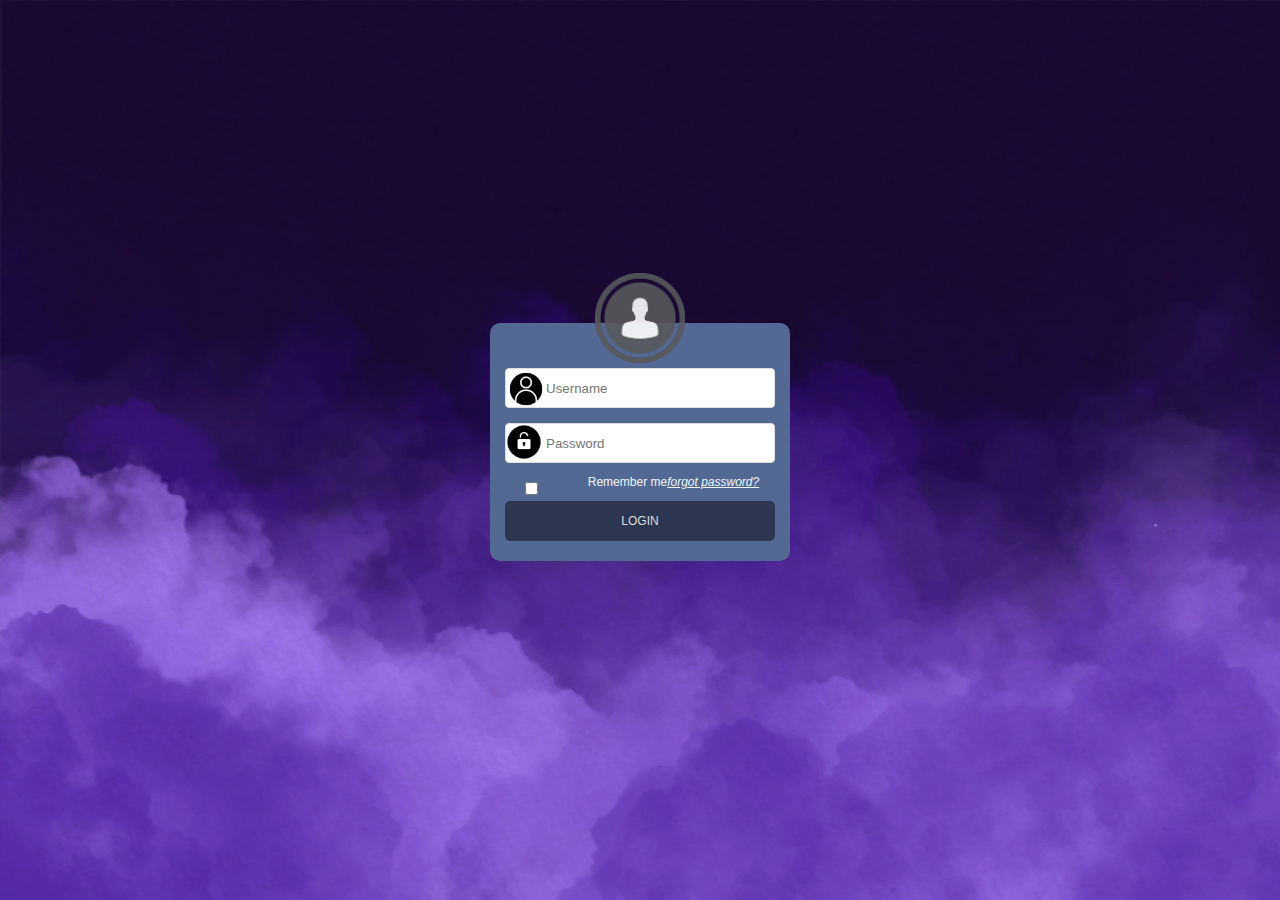
<file: Second Try/login.html>
<html>
    <head>
		<title>lavendar form</title>
		<link href="./style.css" rel="stylesheet" type="text/css" >
	</head>
    <body>
        <form>
            <div class="main">
                <img src="./images/icon1.png">
            </div>
        <div class="userpass">

                <input type="text" placeholder="Username" class="name user">
            
                <input type="password" placeholder="Password" class ="name pass">

        <div class="ref">
            <div class="rem">
                <input type="checkbox">
                <p>Remember me</p>
            </div>
        <a href="" ><i>forgot password?</i></a>
        </div>
        <button type="submit">LOGIN</button>
        </div>
        </form>  
    </body>
</html>
</file>
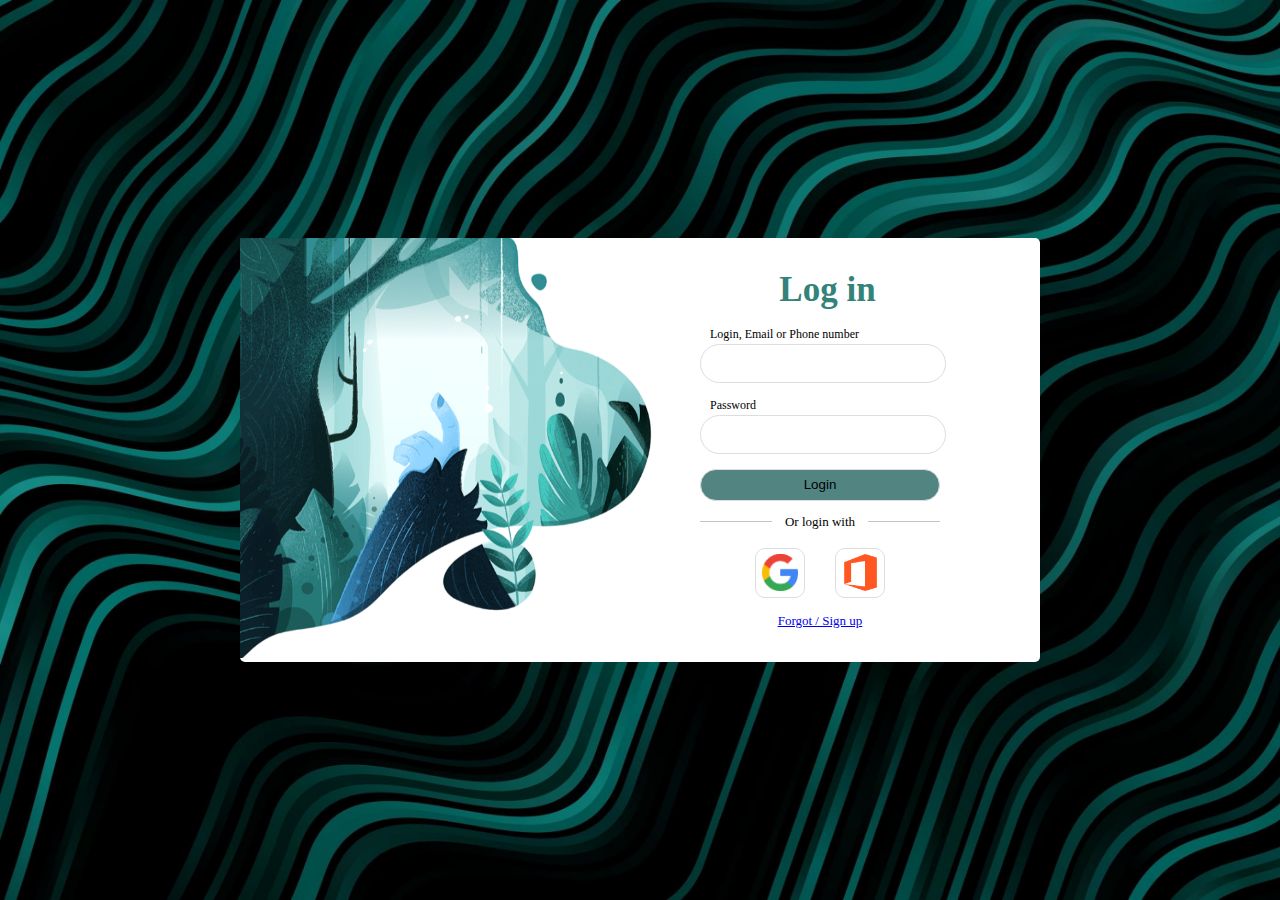
<file: Third Try/rib.html>
<!doctype html>
<html>
<head>
    <title> project by ribas</title>
    <link href="./style1.css" rel="stylesheet" type="text/css" >
</head>
<body>
 <div class="page">

    <div class="left">
     <img src="images/bg2.png">
    </div>

    <div class="right">
        <form>

        <div class="login">
            <h1>Log in</h1>
        </div>

         <div class="user">
            <p>Login, Email or Phone number</p>
            <input type="text" name="username">
         </div>

         <div class="user">
            <p>Password</p>
            <input type="password" name="password">
        </div>
        
            <button type="submit">Login</button>

        <div class="other">  
            <div></div><p>Or login with</p><div></div>
        </div>
        
        <div class="logo">
        <button><img src="images/google.png"></button>
        <button><img src="images/office.png"></button>
        </div>

        <div class="forget">
            <a href="file:///C:/Users/Mujeeb%20Rahman/Documents/form%20project/form.html">Forgot / Sign up</a>
        </div>
    </form>
    </div>
</div>
</body>
</html>
</file>
<file: Second Try/style.css>
body{
    background: url(./images/bg.jpg) no-repeat;
    background-size: cover;
    display:flex;
    justify-content: center;
    align-items: center;
    font-family: 'Poppins', sans-serif;
}

form{
    width: 300px;
    background-color: rgb(83, 105, 147);
    height: fit-content;
    border-radius: 10px;
    position: relative;
}

.userpass{
    display:flex;
    justify-content: center;
    align-items: center;
    flex-direction: column;
    margin-top: 30px;
}

.userpass input{
    margin-top: 15px;
    border-radius: 4px;
    border: 1px solid #ddd;
    
}

.ref{
    display: flex;
    align-items: center;
    justify-content: space-around;
    font-size: 12px;
    color: aliceblue;
}

.ref a{
    color:aliceblue;
}

.rem{
    display: flex;
    align-items: center;
    justify-content: flex-start;
}

.rem input{
    width: auto;
    height : auto;
    margin-right: 50px;
}

button{
    width: 90%;
    height :40px;
    margin-bottom: 20px;
    border-radius: 5px; 
    border: 1px solid rgb(45, 54, 81);
    background-color: rgb(45, 54, 81);
    color: #ddd;
    font-size: 12px;
}

img{
    height:90px;
    width:90px;
    position: absolute;
    margin-top: -50px;
    opacity: 90%;
}

.main{
    display:flex;
    flex-direction: column;
    align-items: center;
}

.name{
    width:90% ;
    height: 40px;
    padding-left: 40px;
}

.user{
    background: url(./images/user.png) no-repeat ,#fff;
    background-size: 40px 40px;

}

.pass{
    background: url(./images/password.png) no-repeat ,#fff;
    background-size: 36px 36px;
}
</file>
<file: Third Try/style1.css>
body {
    background: url(images/bg.jpg) no-repeat;
    background-size: cover;
    display:flex;
    align-items: center;
    justify-content: center;
    height: 100vh;
    margin:0px;
    padding:0px;
}

.login{
    color: rgb(52, 131, 122);
    font-size: 30px;
    margin-left: 15px;
}

.page{
    display: flex;
    width:800px;
    background-color: white;
    border-radius: 5px;
}

.left img{
    height: 420px;
}

.left{
    width:35%;
}

.right{
    width:65%;
    display: flex;
    flex-direction: column;
    align-items: center;
    justify-content: center;
}

.user input{
    width:100%;
    height: 35px;
    border-radius: 30px;
    border: 1px solid #ddd;
    margin-top: 2px;
}

.user p{
    font-size: 12px;
    margin: 0px;
    margin-left: 10px;
}

.right button{
    width: 100%;
    height: 32px;
    margin-top: 15px;
    border-radius: 30px;
    border: 1px solid #ddd;
    background: rgb(82, 133, 130);

}

.other p{
    font-size: 13px;
}

.forget{
    font-size: 13px;
}

.user{
    margin-top: 15px;
    width: 100%;
}

.other div{
    width:30%;
    height:1px;
    background-color: rgb(196, 195, 195);
}

.other{
    width:100%;
    display:flex;
    align-items: center;
    justify-content: space-between;
}

.logo{
    display:flex;
    align-items: center;
    justify-content:space-between; 
}

.logo button{
    margin: 15px;
    margin-top: 5px;
    border-radius: 10px;
    border: 1px solid #ddd;
    width:50px;
    height:50px;
    display: flex;
    align-items: center;
    justify-content:space-between;
    background-color: white;
}

.logo button img{
    height: 80%;
    
}

form{
    width: 240px;
    display: flex;
    align-items: center;
    justify-content: center;
    flex-direction: column;
    margin-left: 80px;
}

h1{
    margin:0;
    line-height: 1;
    font-size: 35px;
    margin-bottom: 5px;
}
</file>
